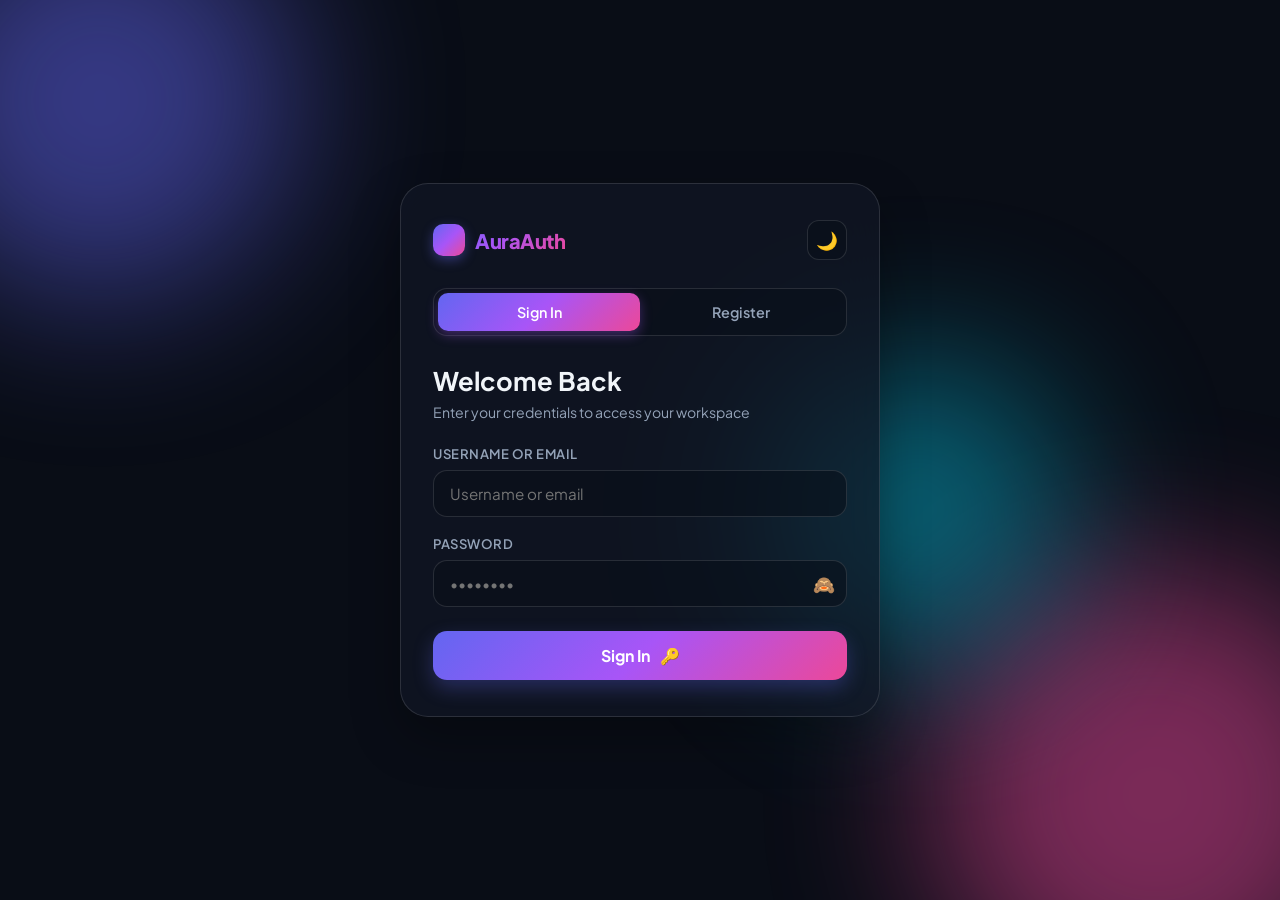
<file: Login-Authentication-System/index.html>
<!DOCTYPE html>
<html lang="en" data-theme="dark">
<head>
  <meta charset="UTF-8">
  <meta name="viewport" content="width=device-width, initial-scale=1.0">
  <title>AuraAuth - Intelligent Authentication & Dynamic Workspace</title>
  <link rel="preconnect" href="https://fonts.googleapis.com">
   <link rel="stylesheet" href="style.css">
  <link rel="preconnect" href="https://fonts.gstatic.com" crossorigin>
  <link href="https://fonts.googleapis.com/css2?family=Plus+Jakarta+Sans:wght@300;400;500;600;700;800&display=swap" rel="stylesheet">
</head>
<body>

  <div class="bg-blobs">
    <div class="blob blob-1"></div>
    <div class="blob blob-2"></div>
    <div class="blob blob-3"></div>
  </div>

  <div class="app-card" id="main-card">
    
    <div class="top-controls">
      <div class="brand-logo">
        <div class="logo-icon">⚡</div>
        <span>AuraAuth</span>
      </div>
      <button class="theme-toggle" id="theme-btn" onclick="toggleTheme()" title="Toggle Theme">🌙</button>
    </div>

    <div class="auth-tabs" id="auth-nav">
      <button class="tab-btn active" id="tab-login" onclick="switchTab('login')">Sign In</button>
      <button class="tab-btn" id="tab-register" onclick="switchTab('register')">Register</button>
    </div>

    <!-- VIEW 1: REGISTER -->
    <div class="view-section" id="view-register">
      <div class="form-header">
        <h1>Create Account</h1>
        <p>Join AuraAuth to unlock smart features</p>
      </div>

      <form id="reg-form">
        <div class="form-group">
          <label for="reg-username">Username</label>
          <div class="input-box">
            <input type="text" id="reg-username" placeholder="e.g. samir_dev" required>
          </div>
        </div>

        <div class="form-group">
          <label for="reg-email">Email Address</label>
          <div class="input-box">
            <input type="email" id="reg-email" placeholder="samir@example.com" required>
          </div>
        </div>

        <div class="form-group">
          <label for="reg-password">Password</label>
          <div class="input-box">
            <input type="password" id="reg-password" placeholder="••••••••" required>
            <span class="toggle-pass" onclick="togglePassword('reg-password', this)">🙈</span>
          </div>
          
          <div class="strength-wrapper">
            <div class="strength-track">
              <div class="strength-bar" id="strength-bar"></div>
            </div>
            <div class="rules-grid">
              <div class="rule-item" id="rule-len">✖ 8+ Characters</div>
              <div class="rule-item" id="rule-num">✖ 1+ Number</div>
              <div class="rule-item" id="rule-upper">✖ Upper Case</div>
              <div class="rule-item" id="rule-lower">✖ Lower Case</div>
            </div>
          </div>
        </div>

        <button type="submit" class="btn-submit" id="reg-btn">
          <span>Create Account</span> 🚀
        </button>
      </form>
    </div>

    <!-- VIEW 2: LOGIN -->
    <div class="view-section active" id="view-login">
      <div class="form-header">
        <h1>Welcome Back</h1>
        <p>Enter your credentials to access your workspace</p>
      </div>

      <form id="login-form">
        <div class="form-group">
          <label for="login-user">Username or Email</label>
          <div class="input-box">
            <input type="text" id="login-user" placeholder="Username or email" required>
          </div>
        </div>

        <div class="form-group">
          <label for="login-pass">Password</label>
          <div class="input-box">
            <input type="password" id="login-pass" placeholder="••••••••" required>
            <span class="toggle-pass" onclick="togglePassword('login-pass', this)">🙈</span>
          </div>
        </div>

        <button type="submit" class="btn-submit" id="login-btn">
          <span>Sign In</span> 🔑
        </button>
      </form>
    </div>

    <!-- VIEW 3: DASHBOARD -->
    <div class="view-section" id="view-dashboard">
      <div class="dash-header">
        <div class="user-profile">
          <div class="avatar-large" id="dash-avatar">U</div>
          <div>
            <h2 id="dash-name">User</h2>
            <p id="dash-email-text" style="color: var(--text-sub); font-size: 0.85rem;"></p>
          </div>
        </div>
        <button class="btn-action btn-danger" onclick="logout()">Sign Out 🚪</button>
      </div>

      <div class="quote-box">
        <p class="quote-text" id="ai-quote">"The only way to do great work is to love what you do."</p>
        <div class="quote-author" id="ai-author">— Steve Jobs</div>
        <button class="btn-action" style="margin-top: 12px; font-size: 0.75rem;" onclick="generateQuote()">✨ New Inspiration</button>
      </div>

      <div class="dash-grid">
        <div class="dash-card">
          <h4>Security Score</h4>
          <div class="val" style="color: var(--accent-emerald);">98% Safe</div>
        </div>
        <div class="dash-card">
          <h4>Total Logins</h4>
          <div class="val" id="dash-logins">1</div>
        </div>
        <div class="dash-card">
          <h4>Member Since</h4>
          <div class="val" id="dash-joined">Today</div>
        </div>
      </div>

      <div style="display: flex; gap: 12px; justify-content: flex-end;">
        <button class="btn-action" onclick="copyUserData()">📋 Copy Profile Info</button>
      </div>
    </div>

  </div>

  <div id="toast-container"></div>
   <script src="script.js"></script>  
</body>
</html>
</file>
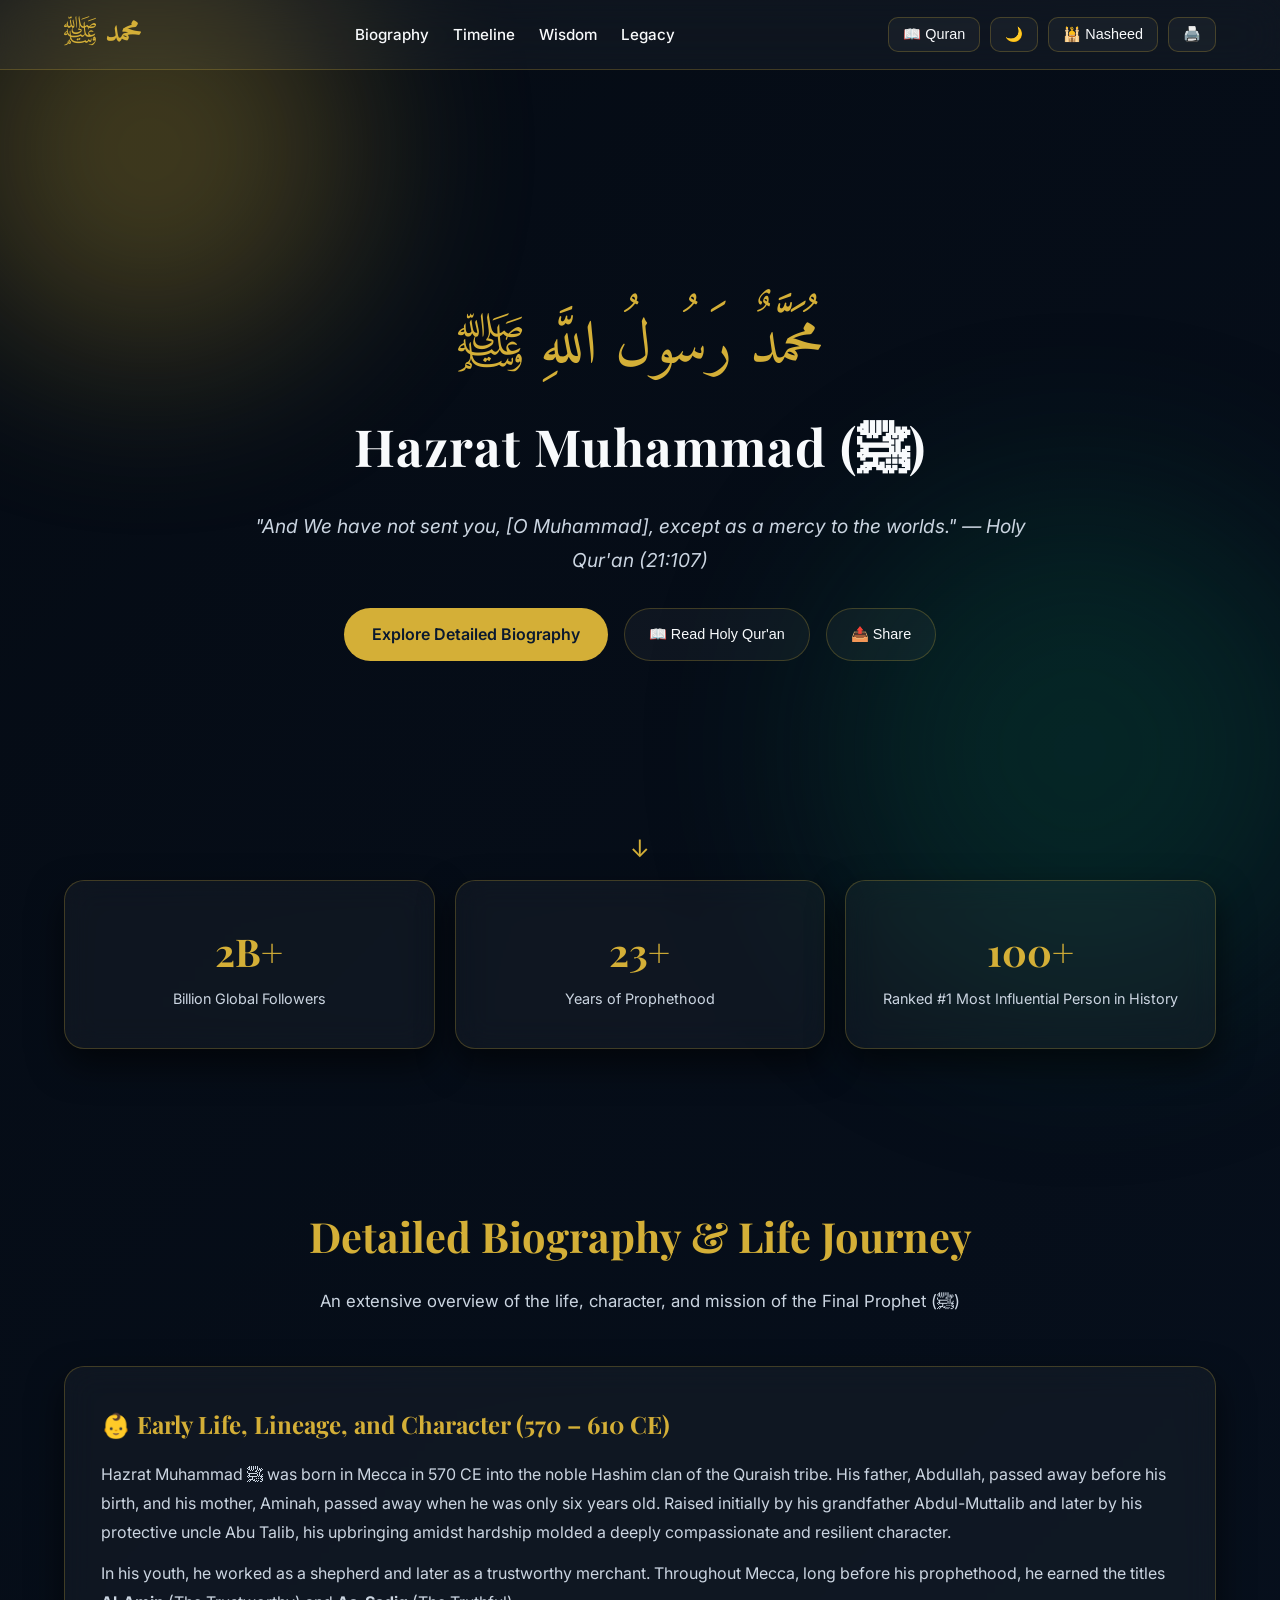
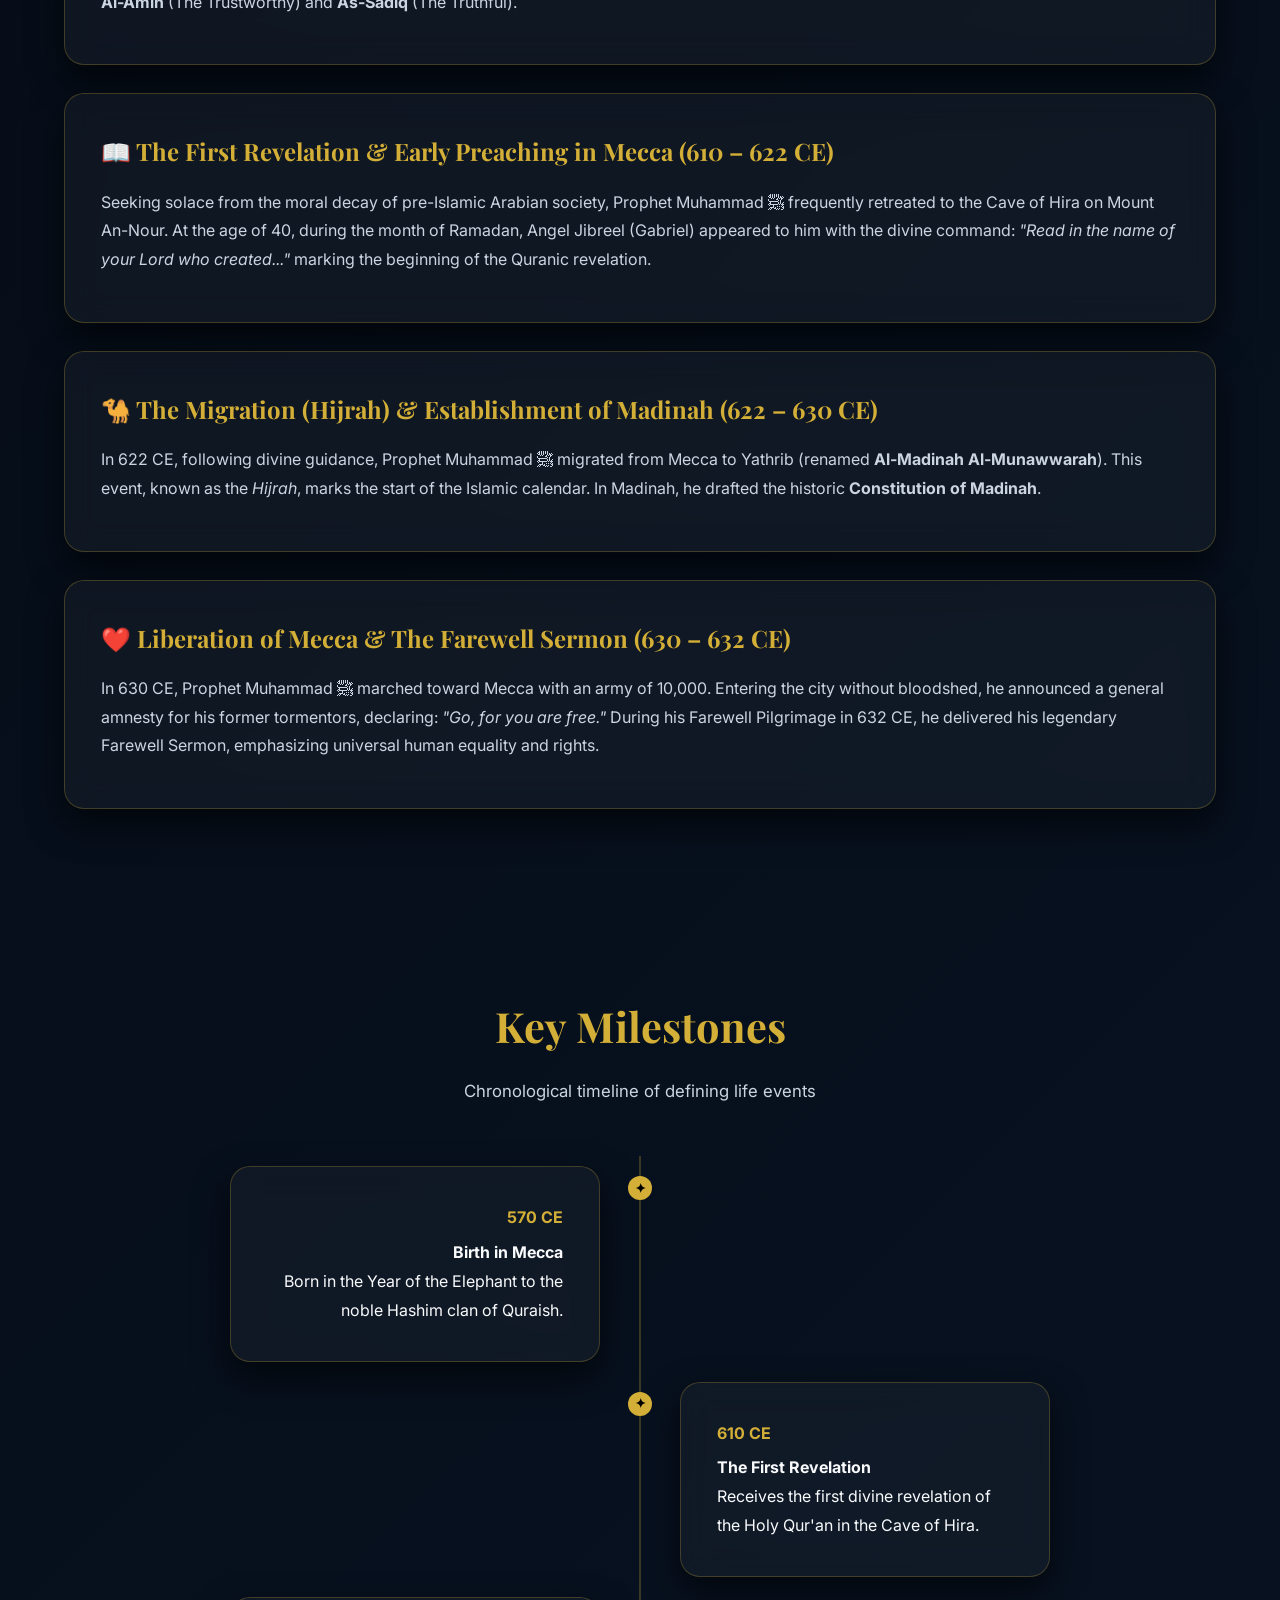
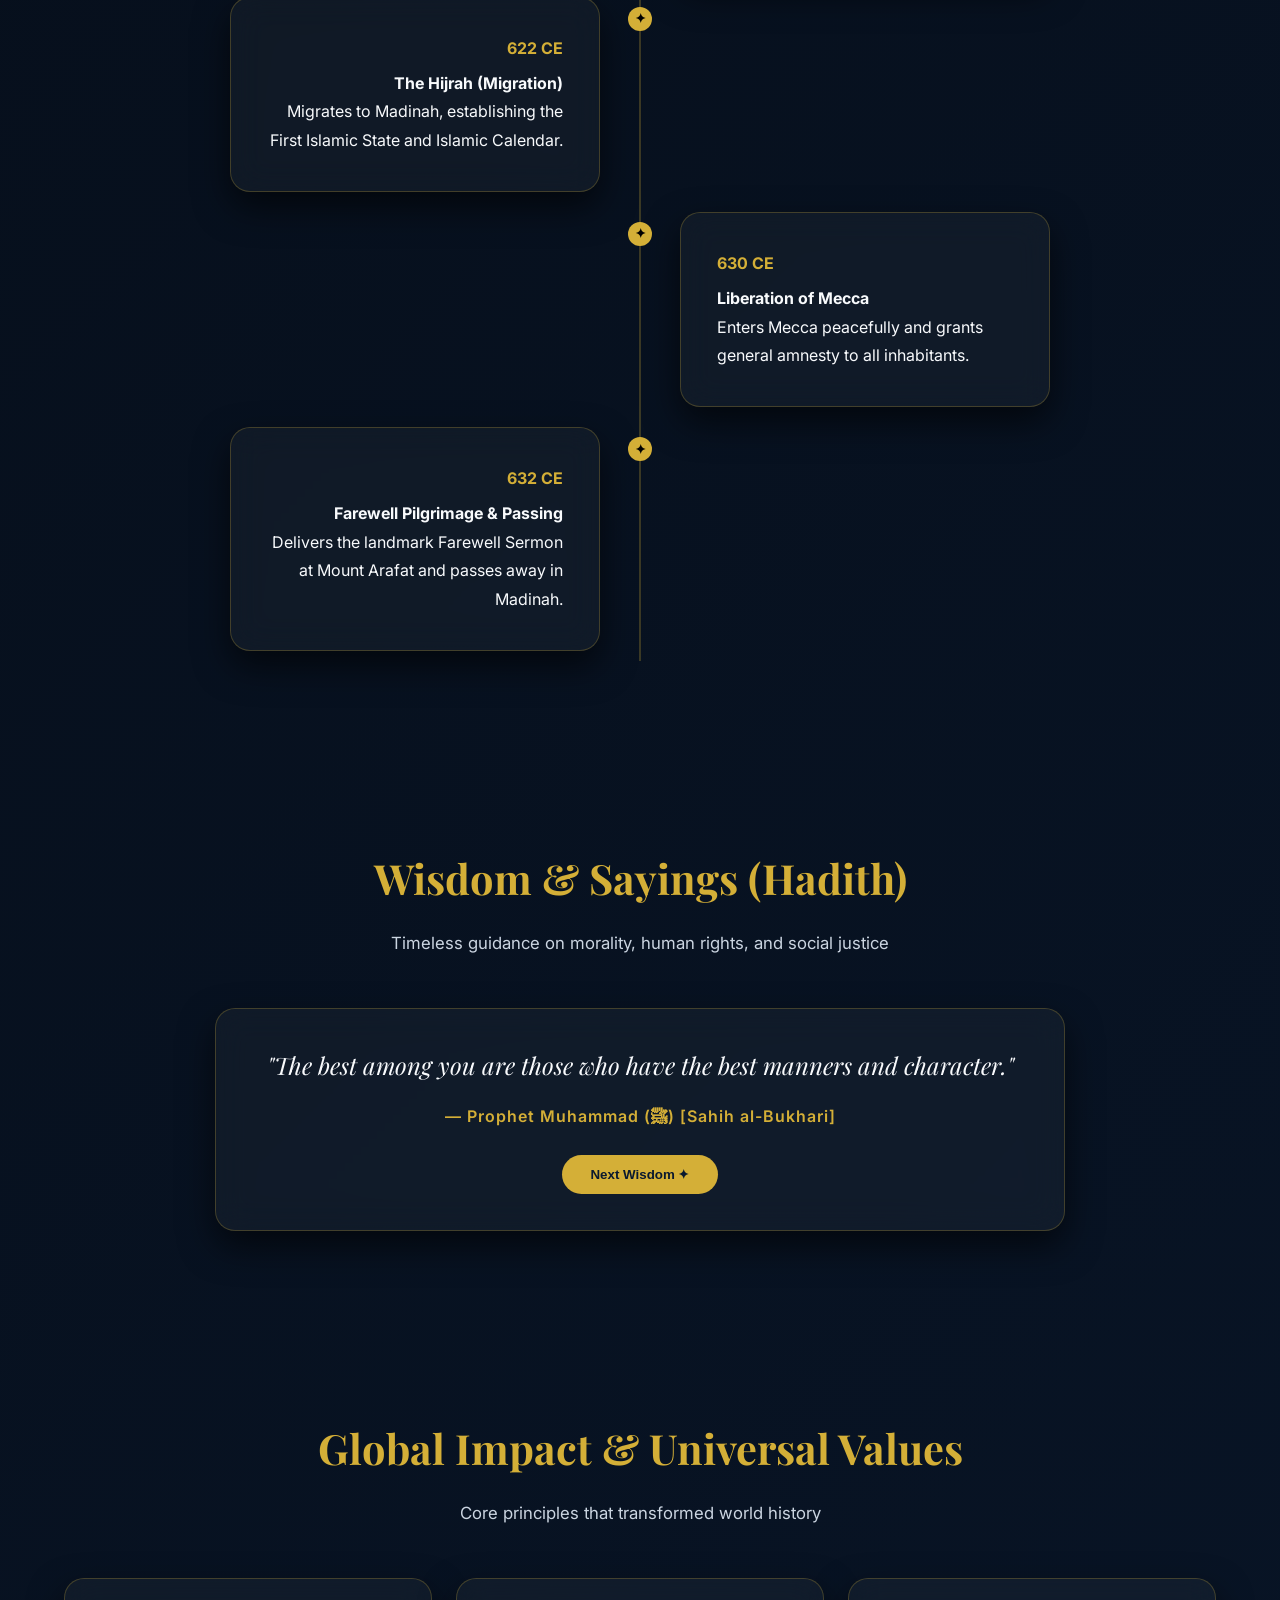
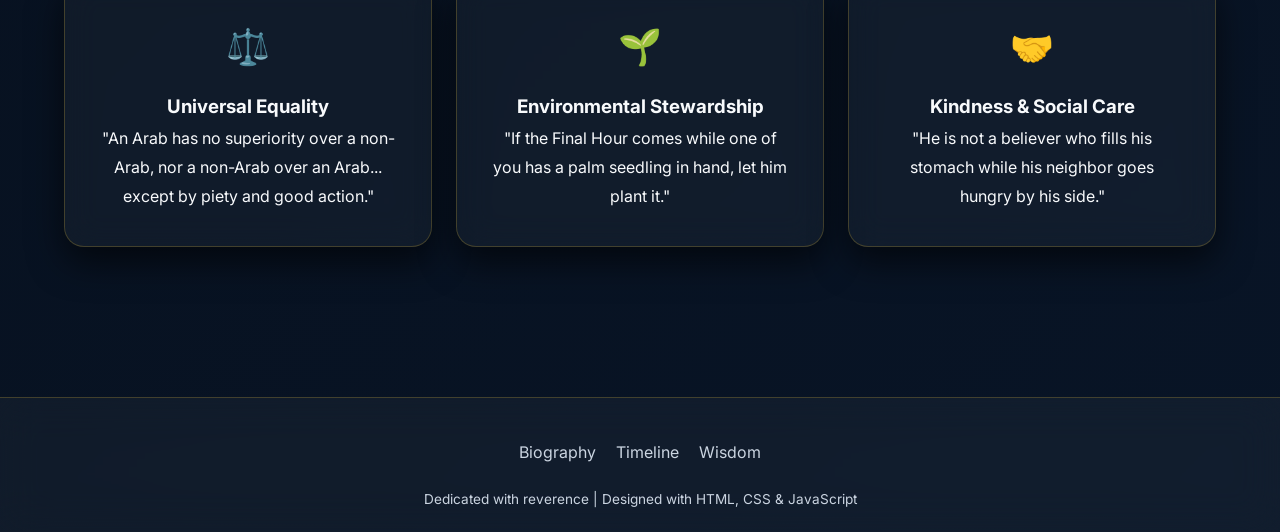
<file: tribute-page/index.html>
<!DOCTYPE html>
<html lang="en" data-theme="dark">
<head>
  <meta charset="UTF-8">
  <meta name="viewport" content="width=device-width, initial-scale=1.0">
  <title>Tribute to Prophet Muhammad (ﷺ) | Mercy to All Mankind</title>

  <!-- Google Fonts -->
  <link rel="stylesheet" href="style.css" />
  <link rel="preconnect" href="https://fonts.googleapis.com">
  <link rel="preconnect" href="https://fonts.gstatic.com" crossorigin>
  <link href="https://fonts.googleapis.com/css2?family=Amiri:ital,wght@0,400;0,700;1,400&family=Hind+Siliguri:wght@400;500;600;700&family=Inter:wght@300;400;500;600;700&family=Playfair+Display:ital,wght@0,600;0,700;1,400&display=swap" rel="stylesheet">

</head>
<body data-theme="dark">

  <div id="toast">Message</div>

  <!-- BACKGROUND DECORATION -->
  <div class="bg-shape shape-1"></div>
  <div class="bg-shape shape-2"></div>

  <!-- NAVIGATION -->
  <nav class="navbar">
    <div class="container nav-container">
      <a href="#" class="nav-logo">محمد ﷺ</a>
      <ul class="nav-links">
        <li><a href="#about">Biography</a></li>
        <li><a href="#timeline">Timeline</a></li>
        <li><a href="#quotes">Wisdom</a></li>
        <li><a href="#legacy">Legacy</a></li>
      </ul>
      <div class="nav-controls">
        <button class="btn-icon" onclick="openQuranModal()">📖 Quran</button>
        <button class="btn-icon" id="themeToggle" title="Toggle Light/Dark Theme">🌙</button>
        <button class="btn-icon" id="audioToggle" title="Toggle Background Vocal Nasheed">🕌 Nasheed</button>
        <button class="btn-icon" onclick="window.print()" title="Print Tribute Page">🖨️</button>
      </div>
    </div>
  </nav>

  <!-- HERO SECTION -->
  <header class="hero">
    <div class="container hero-content">
      <div class="arabic-title">مُحَمَّدٌ رَسُولُ اللَّهِ ﷺ</div>
      <h1 class="hero-name">Hazrat Muhammad (ﷺ)</h1>
      <p class="hero-tagline">"And We have not sent you, [O Muhammad], except as a mercy to the worlds." — Holy Qur'an (21:107)</p>
      <div class="hero-buttons">
        <a href="#about" class="btn-primary">Explore Detailed Biography</a>
        <button class="btn-icon" onclick="openQuranModal()" style="padding: 12px 24px; border-radius: 30px; background: var(--glass-bg);">📖 Read Holy Qur'an</button>
        <button class="btn-icon" onclick="shareTribute()" style="padding: 12px 24px; border-radius: 30px;">📤 Share</button>
      </div>
    </div>
    <a href="#stats" class="scroll-down">↓</a>
  </header>

  <!-- IMPACT COUNTER STATS -->
  <section id="stats" style="padding: 20px 0;">
    <div class="container">
      <div class="stats-grid">
        <div class="glass-card stat-card">
          <div class="stat-number" data-target="2">0</div>
          <div class="stat-label">Billion Global Followers</div>
        </div>
        <div class="glass-card stat-card">
          <div class="stat-number" data-target="23">0</div>
          <div class="stat-label">Years of Prophethood</div>
        </div>
        <div class="glass-card stat-card">
          <div class="stat-number" data-target="100">0</div>
          <div class="stat-label">Ranked #1 Most Influential Person in History</div>
        </div>
      </div>
    </div>
  </section>

  <!-- BIOGRAPHY SECTION -->
  <section id="about">
    <div class="container">
      <div class="section-header">
        <h2 class="section-title">Detailed Biography &amp; Life Journey</h2>
        <p class="section-subtitle">An extensive overview of the life, character, and mission of the Final Prophet (ﷺ)</p>
      </div>

      <div class="bio-grid">
        <div class="glass-card bio-card">
          <h3>👶 Early Life, Lineage, and Character (570 – 610 CE)</h3>
          <p>Hazrat Muhammad ﷺ was born in Mecca in 570 CE into the noble Hashim clan of the Quraish tribe. His father, Abdullah, passed away before his birth, and his mother, Aminah, passed away when he was only six years old. Raised initially by his grandfather Abdul-Muttalib and later by his protective uncle Abu Talib, his upbringing amidst hardship molded a deeply compassionate and resilient character.</p>
          <p>In his youth, he worked as a shepherd and later as a trustworthy merchant. Throughout Mecca, long before his prophethood, he earned the titles <strong>Al-Amin</strong> (The Trustworthy) and <strong>As-Sadiq</strong> (The Truthful).</p>
        </div>

        <div class="glass-card bio-card">
          <h3>📖 The First Revelation &amp; Early Preaching in Mecca (610 – 622 CE)</h3>
          <p>Seeking solace from the moral decay of pre-Islamic Arabian society, Prophet Muhammad ﷺ frequently retreated to the Cave of Hira on Mount An-Nour. At the age of 40, during the month of Ramadan, Angel Jibreel (Gabriel) appeared to him with the divine command: <em>"Read in the name of your Lord who created..."</em> marking the beginning of the Quranic revelation.</p>
        </div>

        <div class="glass-card bio-card">
          <h3>🐪 The Migration (Hijrah) &amp; Establishment of Madinah (622 – 630 CE)</h3>
          <p>In 622 CE, following divine guidance, Prophet Muhammad ﷺ migrated from Mecca to Yathrib (renamed <strong>Al-Madinah Al-Munawwarah</strong>). This event, known as the <em>Hijrah</em>, marks the start of the Islamic calendar. In Madinah, he drafted the historic <strong>Constitution of Madinah</strong>.</p>
        </div>

        <div class="glass-card bio-card">
          <h3>❤️ Liberation of Mecca &amp; The Farewell Sermon (630 – 632 CE)</h3>
          <p>In 630 CE, Prophet Muhammad ﷺ marched toward Mecca with an army of 10,000. Entering the city without bloodshed, he announced a general amnesty for his former tormentors, declaring: <em>"Go, for you are free."</em> During his Farewell Pilgrimage in 632 CE, he delivered his legendary Farewell Sermon, emphasizing universal human equality and rights.</p>
        </div>
      </div>
    </div>
  </section>

  <!-- INTERACTIVE TIMELINE -->
  <section id="timeline">
    <div class="container">
      <div class="section-header">
        <h2 class="section-title">Key Milestones</h2>
        <p class="section-subtitle">Chronological timeline of defining life events</p>
      </div>

      <div class="timeline">
        <div class="timeline-item left">
          <div class="glass-card">
            <div class="timeline-date">570 CE</div>
            <h4>Birth in Mecca</h4>
            <p>Born in the Year of the Elephant to the noble Hashim clan of Quraish.</p>
          </div>
        </div>

        <div class="timeline-item right">
          <div class="glass-card">
            <div class="timeline-date">610 CE</div>
            <h4>The First Revelation</h4>
            <p>Receives the first divine revelation of the Holy Qur'an in the Cave of Hira.</p>
          </div>
        </div>

        <div class="timeline-item left">
          <div class="glass-card">
            <div class="timeline-date">622 CE</div>
            <h4>The Hijrah (Migration)</h4>
            <p>Migrates to Madinah, establishing the First Islamic State and Islamic Calendar.</p>
          </div>
        </div>

        <div class="timeline-item right">
          <div class="glass-card">
            <div class="timeline-date">630 CE</div>
            <h4>Liberation of Mecca</h4>
            <p>Enters Mecca peacefully and grants general amnesty to all inhabitants.</p>
          </div>
        </div>

        <div class="timeline-item left">
          <div class="glass-card">
            <div class="timeline-date">632 CE</div>
            <h4>Farewell Pilgrimage &amp; Passing</h4>
            <p>Delivers the landmark Farewell Sermon at Mount Arafat and passes away in Madinah.</p>
          </div>
        </div>
      </div>
    </div>
  </section>

  <!-- INSPIRATIONAL QUOTES (HADITH) -->
  <section id="quotes">
    <div class="container">
      <div class="section-header">
        <h2 class="section-title">Wisdom &amp; Sayings (Hadith)</h2>
        <p class="section-subtitle">Timeless guidance on morality, human rights, and social justice</p>
      </div>

      <div class="glass-card quote-container">
        <div class="quote-text" id="quoteDisplay">
          "The best among you are those who have the best manners and character."
        </div>
        <div class="quote-author" id="quoteAuthor">— Prophet Muhammad (ﷺ) [Sahih al-Bukhari]</div>
        <button class="btn-primary" onclick="nextQuote()" style="margin-top: 24px;">Next Wisdom ✦</button>
      </div>
    </div>
  </section>

  <!-- LEGACY & IMPACT -->
  <section id="legacy">
    <div class="container">
      <div class="section-header">
        <h2 class="section-title">Global Impact &amp; Universal Values</h2>
        <p class="section-subtitle">Core principles that transformed world history</p>
      </div>

      <div class="facts-grid">
        <div class="glass-card fact-card">
          <div class="fact-icon">⚖️</div>
          <h3>Universal Equality</h3>
          <p>"An Arab has no superiority over a non-Arab, nor a non-Arab over an Arab... except by piety and good action."</p>
        </div>

        <div class="glass-card fact-card">
          <div class="fact-icon">🌱</div>
          <h3>Environmental Stewardship</h3>
          <p>"If the Final Hour comes while one of you has a palm seedling in hand, let him plant it."</p>
        </div>

        <div class="glass-card fact-card">
          <div class="fact-icon">🤝</div>
          <h3>Kindness &amp; Social Care</h3>
          <p>"He is not a believer who fills his stomach while his neighbor goes hungry by his side."</p>
        </div>
      </div>
    </div>
  </section>  

  <!-- FOOTER -->
  <footer>
    <div class="container">
      <ul class="footer-links">
        <li><a href="#about">Biography</a></li>
        <li><a href="#timeline">Timeline</a></li>
        <li><a href="#quotes">Wisdom</a></li>
      </ul>
      <div class="footer-credit">
        Dedicated with reverence | Designed with HTML, CSS &amp; JavaScript
      </div>
    </div>
  </footer>

  <!-- VOCAL NASHEED -->
  <audio id="bgAudio" loop preload="none">
    <source src="https://cdn.pixabay.com/download/audio/2022/03/15/audio_c8c88686a7.mp3" type="audio/mpeg">
  </audio>

  <!-- ========================================================= -->
  <!-- QURAN READER MODAL OVERLAY -->
  <!-- ========================================================= -->
  <div class="modal-overlay" id="quranModal">
    <div class="quran-modal-content">
      
      <!-- MODAL HEADER -->
      <div class="quran-modal-header">
        <div class="quran-modal-title">القرآن الكريم — Quran Reader</div>
        <div style="display: flex; gap: 8px; align-items: center;">
          <button class="btn-icon" onclick="adjustFontSize(0.1)" title="Increase Font Size">A+</button>
          <button class="btn-icon" onclick="adjustFontSize(-0.1)" title="Decrease Font Size">A-</button>
          <button class="btn-icon" onclick="closeQuranModal()" style="background:#ef4444; color:#fff; border:none;">✕ Close</button>
        </div>
      </div>

      <div id="progress-bar"></div>

      <!-- MODAL BODY -->
      <div class="quran-modal-body" id="quranModalBody">
        
        <!-- CONTROL PANEL -->
        <div class="control-panel">
          <div class="control-group">
            <label>Select Surah:</label>
            <select id="surahSelect" class="select-input" onchange="loadSurah(this.value)">
              <!-- Dynamic options -->
            </select>
          </div>
          <div class="control-group">
            <label>Search Surah:</label>
            <input type="text" id="surahSearch" class="search-input" placeholder="Surah name or number..." onkeyup="filterSurah()">
          </div>
          <div class="control-group" style="display:flex; align-items:center; gap:8px; padding-top:20px;">
            <input type="checkbox" id="autoPlayToggle" style="accent-color:var(--primary-accent); width:18px; height:18px; cursor:pointer;">
            <label for="autoPlayToggle" style="margin:0; cursor:pointer;">Auto-play Next Verse</label>
          </div>
        </div>

        <!-- MAIN QURAN VIEW -->
        <main id="quranView">
          <div class="loading-box">Loading Quran Data... 📖</div>
        </main>

      </div>
    </div>
  </div>
  <script src="script.js"></script> 
</body>
</html>
</file>
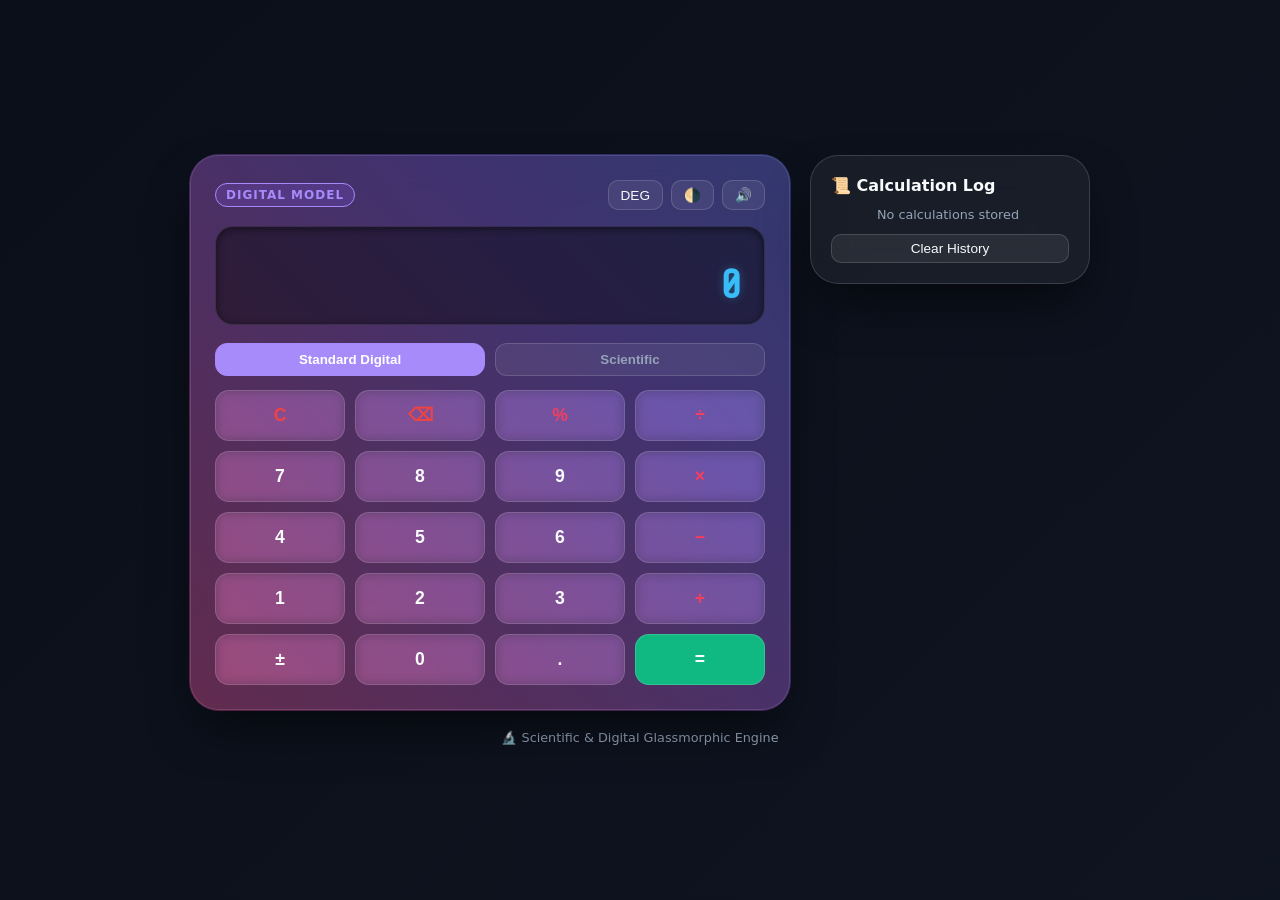
<file: vanilla-js-calculator/index.html>
<!DOCTYPE html>
<html lang="en">
<head>
  <meta charset="UTF-8">
  <meta name="viewport" content="width=device-width, initial-scale=1.0">
  <title>Scientific & Digital Glassmorphic Calculator</title>
   <link rel="stylesheet" href="style.css" />
  
</head>
<body data-theme="dark">

  <div class="app-layout">
    <!-- CALCULATOR -->
    <div class="calc-card">
      <div class="top-bar">
        <span class="mode-badge" id="modeBadge">Digital Model</span>
        <div class="controls">
          <button class="icon-btn" onclick="toggleDegRad()" id="degRadBtn">DEG</button>
          <button class="icon-btn" onclick="toggleTheme()">🌗</button>
          <button class="icon-btn" onclick="toggleSound()" id="soundBtn">🔊</button>
        </div>
      </div>

      <!-- DIGITAL DISPLAY -->
      <div class="digital-display">
        <div class="expr-line" id="exprDisplay"></div>
        <div class="main-line" id="resDisplay">0</div>
      </div>

      <!-- MODE TAB SWITCHER -->
      <div class="mode-tabs">
        <button class="tab-btn active" onclick="setMode('basic')" id="tabBasic">Standard Digital</button>
        <button class="tab-btn" onclick="setMode('scientific')" id="tabSci">Scientific</button>
      </div>

      <!-- KEYPAD -->
      <div class="keypad" id="keypad">
        <!-- Keypad content rendered dynamically via JS -->
      </div>
    </div>

    <!-- HISTORY SIDE PANEL -->
    <div class="history-card">
      <h3 style="font-size: 1rem; color: var(--text-main);">📜 Calculation Log</h3>
      <div class="history-list" id="historyList"></div>
      <button class="icon-btn" onclick="clearHistory()" style="width: 100%;">Clear History</button>
    </div>
  </div>

  <footer>🔬 Scientific &amp; Digital Glassmorphic Engine</footer>

 <script src="script.js"></script> 
</body>
</html>
</file>
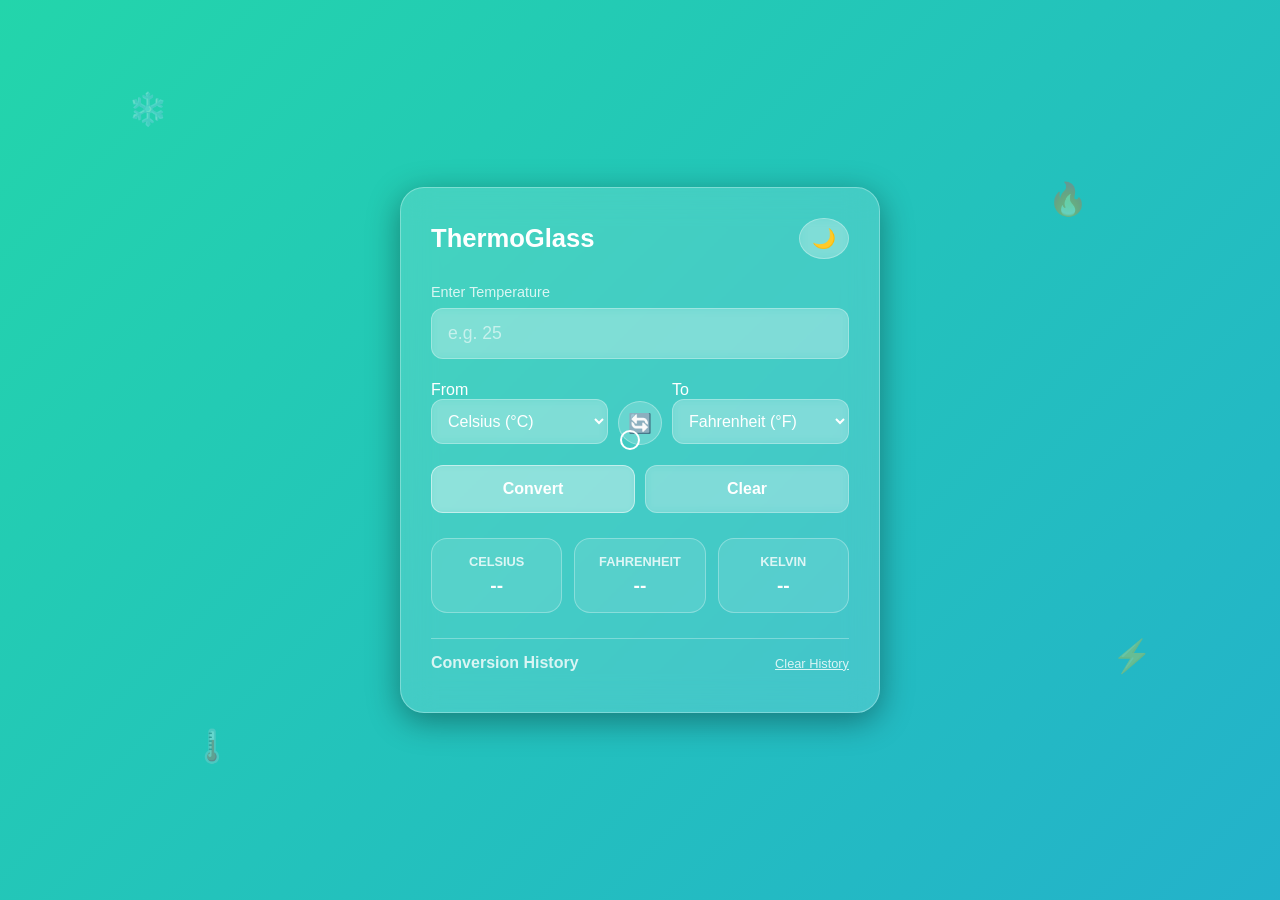
<file: WebDev-L1-TemperatureConverter/index.html>
<!DOCTYPE html>
<html lang="en">
<head>
  <meta charset="UTF-8">
  <meta name="viewport" content="width=device-width, initial-scale=1.0">
  <title>Glassmorphism Temperature Converter</title>
  <link rel="stylesheet" href="style.css" />
</head>
<body>
  <!-- CUSTOM CURSOR -->
  <div class="custom-cursor" id="cursor"></div>

  <!-- FLOATING ICONS -->
  <div class="floating-icon" style="top: 10%; left: 10%;">❄️</div>
  <div class="floating-icon" style="top: 20%; right: 15%;">🔥</div>
  <div class="floating-icon" style="bottom: 15%; left: 15%;">🌡️</div>
  <div class="floating-icon" style="bottom: 25%; right: 10%;">⚡</div>

  <!-- MAIN GLASS CARD -->
  <div class="container" id="glassCard">
    <div class="header">
      <h1>ThermoGlass</h1>
      <button class="theme-toggle" id="themeToggle" title="Toggle Theme">🌙</button>
    </div>

    <!-- INPUT SECTION -->
    <div class="input-group">
      <label for="tempInput">Enter Temperature</label>
      <div class="input-wrapper">
        <input type="number" id="tempInput" placeholder="e.g. 25" step="any">
      </div>
    </div>

    <div class="units-row">
      <div class="select-wrapper">
        <label for="fromUnit">From</label>
        <select id="fromUnit">
          <option value="C">Celsius (°C)</option>
          <option value="F">Fahrenheit (°F)</option>
          <option value="K">Kelvin (K)</option>
        </select>
      </div>

      <button class="swap-btn" id="swapBtn" title="Swap Units">🔄</button>

      <div class="select-wrapper">
        <label for="toUnit">To</label>
        <select id="toUnit">
          <option value="F">Fahrenheit (°F)</option>
          <option value="C">Celsius (°C)</option>
          <option value="K">Kelvin (K)</option>
        </select>
      </div>
    </div>

    <!-- BUTTONS -->
    <div class="btn-group">
      <button class="btn btn-primary" id="convertBtn">
        <span id="btnText">Convert</span>
        <div class="loader" id="btnLoader"></div>
      </button>
      <button class="btn" id="clearBtn">Clear</button>
    </div>

    <!-- RESULT CARDS -->
    <div class="results-container">
      <div class="result-card">
        <h3>Celsius</h3>
        <p id="resC">--</p>
        <button class="copy-btn" onclick="copyToClipboard('resC')">📋</button>
      </div>
      <div class="result-card">
        <h3>Fahrenheit</h3>
        <p id="resF">--</p>
        <button class="copy-btn" onclick="copyToClipboard('resF')">📋</button>
      </div>
      <div class="result-card">
        <h3>Kelvin</h3>
        <p id="resK">--</p>
        <button class="copy-btn" onclick="copyToClipboard('resK')">📋</button>
      </div>
    </div>

    <!-- HISTORY SECTION -->
    <div class="history-section">
      <div class="history-header">
        <h2>Conversion History</h2>
        <button class="clear-history" id="clearHistoryBtn">Clear History</button>
      </div>
      <ul class="history-list" id="historyList"></ul>
    </div>
  </div>

  <!-- TOAST CONTAINER -->
  <div class="toast-container" id="toastContainer"></div>
<script src="script.js"></script>
</body>
</html>
</file>
<file: Login-Authentication-System/style.css>
:root {
      --bg-dark: #090d16;
      --card-bg-dark: rgba(18, 24, 38, 0.7);
      --glass-border-dark: rgba(255, 255, 255, 0.12);
      --text-main-dark: #f1f5f9;
      --text-sub-dark: #94a3b8;
      --input-bg-dark: rgba(10, 15, 26, 0.6);

      --bg-light: #f1f5f9;
      --card-bg-light: rgba(255, 255, 255, 0.75);
      --glass-border-light: rgba(255, 255, 255, 0.8);
      --text-main-light: #0f172a;
      --text-sub-light: #475569;
      --input-bg-light: rgba(241, 245, 249, 0.8);

      --primary-gradient: linear-gradient(135deg, #6366f1, #a855f7, #ec4899);
      --accent-cyan: #06b6d4;
      --accent-emerald: #10b981;
      --accent-rose: #f43f5e;
      --accent-amber: #f59e0b;

      --font: 'Plus Jakarta Sans', -apple-system, BlinkMacSystemFont, sans-serif;
    }

    [data-theme="dark"] {
      --bg: var(--bg-dark);
      --card-bg: var(--card-bg-dark);
      --glass-border: var(--glass-border-dark);
      --text-main: var(--text-main-dark);
      --text-sub: var(--text-sub-dark);
      --input-bg: var(--input-bg-dark);
    }

    [data-theme="light"] {
      --bg: var(--bg-light);
      --card-bg: var(--card-bg-light);
      --glass-border: var(--glass-border-light);
      --text-main: var(--text-main-light);
      --text-sub: var(--text-sub-light);
      --input-bg: var(--input-bg-light);
    }

    * {
      box-sizing: border-box;
      margin: 0;
      padding: 0;
      font-family: var(--font);
      transition: background-color 0.3s ease, border-color 0.3s ease, color 0.3s ease;
    }

    body {
      min-height: 100vh;
      background-color: var(--bg);
      color: var(--text-main);
      display: flex;
      justify-content: center;
      align-items: center;
      position: relative;
      overflow-x: hidden;
      padding: 24px;
    }

    .bg-blobs {
      position: fixed;
      top: 0;
      left: 0;
      width: 100%;
      height: 100%;
      z-index: 0;
      pointer-events: none;
      overflow: hidden;
    }

    .blob {
      position: absolute;
      border-radius: 50%;
      filter: blur(80px);
      opacity: 0.5;
      animation: float 14s infinite alternate ease-in-out;
    }

    .blob-1 {
      width: 400px;
      height: 400px;
      background: #6366f1;
      top: -100px;
      left: -100px;
    }

    .blob-2 {
      width: 450px;
      height: 450px;
      background: #ec4899;
      bottom: -120px;
      right: -100px;
      animation-delay: -6s;
    }

    .blob-3 {
      width: 300px;
      height: 300px;
      background: #06b6d4;
      top: 40%;
      left: 60%;
      animation-delay: -10s;
    }

    @keyframes float {
      0% { transform: translate(0, 0) scale(1) rotate(0deg); }
      50% { transform: translate(40px, -60px) scale(1.15) rotate(180deg); }
      100% { transform: translate(-30px, 40px) scale(0.95) rotate(360deg); }
    }

    .app-card {
      position: relative;
      z-index: 10;
      width: 100%;
      max-width: 480px;
      background: var(--card-bg);
      backdrop-filter: blur(24px);
      -webkit-backdrop-filter: blur(24px);
      border: 1px solid var(--glass-border);
      border-radius: 28px;
      box-shadow: 0 20px 50px rgba(0, 0, 0, 0.3);
      padding: 36px 32px;
      transition: all 0.4s cubic-bezier(0.16, 1, 0.3, 1);
    }

    .app-card.wide {
      max-width: 900px;
    }

    .top-controls {
      display: flex;
      justify-content: space-between;
      align-items: center;
      margin-bottom: 28px;
    }

    .brand-logo {
      display: flex;
      align-items: center;
      gap: 10px;
      font-weight: 800;
      font-size: 1.25rem;
      background: var(--primary-gradient);
      -webkit-background-clip: text;
      -webkit-text-fill-color: transparent;
      letter-spacing: -0.5px;
    }

    .logo-icon {
      width: 32px;
      height: 32px;
      border-radius: 10px;
      background: var(--primary-gradient);
      display: flex;
      align-items: center;
      justify-content: center;
      color: white;
      font-size: 1rem;
      font-weight: bold;
      box-shadow: 0 4px 12px rgba(99, 102, 241, 0.4);
    }

    .theme-toggle {
      background: var(--input-bg);
      border: 1px solid var(--glass-border);
      color: var(--text-main);
      width: 40px;
      height: 40px;
      border-radius: 12px;
      cursor: pointer;
      display: flex;
      align-items: center;
      justify-content: center;
      font-size: 1.1rem;
      transition: all 0.2s;
    }

    .theme-toggle:hover {
      transform: scale(1.05);
      border-color: #a855f7;
    }

    .auth-tabs {
      display: flex;
      background: var(--input-bg);
      border: 1px solid var(--glass-border);
      padding: 4px;
      border-radius: 14px;
      margin-bottom: 28px;
      position: relative;
    }

    .tab-btn {
      flex: 1;
      padding: 10px 16px;
      border: none;
      background: transparent;
      color: var(--text-sub);
      font-weight: 600;
      font-size: 0.9rem;
      cursor: pointer;
      border-radius: 10px;
      transition: all 0.25s ease;
      z-index: 2;
    }

    .tab-btn.active {
      color: #fff;
      background: var(--primary-gradient);
      box-shadow: 0 4px 12px rgba(168, 85, 247, 0.35);
    }

    .view-section {
      display: none;
      animation: slideFadeIn 0.4s cubic-bezier(0.16, 1, 0.3, 1) forwards;
    }

    .view-section.active {
      display: block;
    }

    @keyframes slideFadeIn {
      from { opacity: 0; transform: translateY(12px) scale(0.98); }
      to { opacity: 1; transform: translateY(0) scale(1); }
    }

    .form-header {
      margin-bottom: 24px;
    }

    .form-header h1 {
      font-size: 1.6rem;
      font-weight: 700;
      margin-bottom: 6px;
    }

    .form-header p {
      color: var(--text-sub);
      font-size: 0.88rem;
    }

    .form-group {
      margin-bottom: 18px;
    }

    .form-group label {
      display: block;
      font-size: 0.82rem;
      font-weight: 600;
      color: var(--text-sub);
      margin-bottom: 8px;
      text-transform: uppercase;
      letter-spacing: 0.5px;
    }

    .input-box {
      position: relative;
      display: flex;
      align-items: center;
    }

    .input-box input {
      width: 100%;
      padding: 13px 16px;
      padding-right: 42px;
      background: var(--input-bg);
      border: 1px solid var(--glass-border);
      border-radius: 14px;
      color: var(--text-main);
      font-size: 0.95rem;
      outline: none;
      transition: all 0.2s;
    }

    .input-box input:focus {
      border-color: #8b5cf6;
      box-shadow: 0 0 0 4px rgba(139, 92, 246, 0.15);
    }

    .toggle-pass {
      position: absolute;
      right: 12px;
      cursor: pointer;
      color: var(--text-sub);
      font-size: 1.1rem;
      user-select: none;
    }

    .strength-wrapper {
      margin-top: 10px;
    }

    .strength-track {
      height: 5px;
      width: 100%;
      background: rgba(255, 255, 255, 0.1);
      border-radius: 4px;
      overflow: hidden;
    }

    .strength-bar {
      height: 100%;
      width: 0%;
      transition: width 0.3s ease, background-color 0.3s ease;
    }

    .rules-grid {
      display: grid;
      grid-template-columns: 1fr 1fr;
      gap: 6px;
      margin-top: 10px;
      font-size: 0.75rem;
    }

    .rule-item {
      color: var(--text-sub);
      display: flex;
      align-items: center;
      gap: 6px;
    }

    .rule-item.valid {
      color: var(--accent-emerald);
      font-weight: 600;
    }

    .btn-submit {
      width: 100%;
      padding: 14px;
      border: none;
      border-radius: 14px;
      background: var(--primary-gradient);
      color: white;
      font-size: 1rem;
      font-weight: 700;
      cursor: pointer;
      box-shadow: 0 8px 20px rgba(99, 102, 241, 0.3);
      transition: all 0.2s ease;
      display: flex;
      align-items: center;
      justify-content: center;
      gap: 10px;
      margin-top: 24px;
    }

    .btn-submit:hover {
      transform: translateY(-2px);
      box-shadow: 0 12px 25px rgba(99, 102, 241, 0.4);
    }

    .btn-submit:active {
      transform: translateY(0);
    }

    .dash-header {
      display: flex;
      justify-content: space-between;
      align-items: center;
      padding-bottom: 20px;
      border-bottom: 1px solid var(--glass-border);
      margin-bottom: 24px;
    }

    .user-profile {
      display: flex;
      align-items: center;
      gap: 16px;
    }

    .avatar-large {
      width: 60px;
      height: 60px;
      border-radius: 20px;
      background: var(--primary-gradient);
      display: flex;
      align-items: center;
      justify-content: center;
      font-size: 1.6rem;
      font-weight: 800;
      color: white;
      box-shadow: 0 8px 16px rgba(168, 85, 247, 0.3);
    }

    .dash-grid {
      display: grid;
      grid-template-columns: repeat(auto-fit, minmax(240px, 1fr));
      gap: 18px;
      margin-bottom: 24px;
    }

    .dash-card {
      background: var(--input-bg);
      border: 1px solid var(--glass-border);
      padding: 20px;
      border-radius: 18px;
    }

    .dash-card h4 {
      font-size: 0.85rem;
      color: var(--text-sub);
      margin-bottom: 8px;
    }

    .dash-card .val {
      font-size: 1.25rem;
      font-weight: 700;
    }

    .quote-box {
      background: linear-gradient(135deg, rgba(99, 102, 241, 0.15), rgba(236, 72, 153, 0.15));
      border: 1px solid rgba(168, 85, 247, 0.3);
      padding: 20px;
      border-radius: 18px;
      margin-bottom: 24px;
      position: relative;
    }

    .quote-text {
      font-style: italic;
      font-size: 0.95rem;
      color: var(--text-main);
      margin-bottom: 10px;
      line-height: 1.5;
    }

    .quote-author {
      font-size: 0.8rem;
      font-weight: 700;
      color: var(--accent-cyan);
      text-align: right;
    }

    .btn-action {
      padding: 10px 18px;
      border-radius: 10px;
      border: 1px solid var(--glass-border);
      background: var(--input-bg);
      color: var(--text-main);
      font-weight: 600;
      cursor: pointer;
      font-size: 0.85rem;
      transition: all 0.2s;
    }

    .btn-action:hover {
      background: var(--primary-gradient);
      color: white;
      border-color: transparent;
    }

    .btn-danger {
      background: rgba(244, 63, 94, 0.15);
      border-color: rgba(244, 63, 94, 0.3);
      color: var(--accent-rose);
    }

    .btn-danger:hover {
      background: var(--accent-rose);
      color: white;
    }

    #toast-container {
      position: fixed;
      bottom: 24px;
      right: 24px;
      z-index: 100;
      display: flex;
      flex-direction: column;
      gap: 12px;
    }

    .toast {
      padding: 14px 22px;
      border-radius: 14px;
      color: white;
      font-weight: 600;
      font-size: 0.9rem;
      display: flex;
      align-items: center;
      gap: 12px;
      box-shadow: 0 10px 30px rgba(0, 0, 0, 0.3);
      backdrop-filter: blur(12px);
      animation: toastIn 0.35s cubic-bezier(0.16, 1, 0.3, 1) forwards;
    }

    .toast.success { background: rgba(16, 185, 129, 0.92); }
    .toast.error { background: rgba(244, 63, 94, 0.92); }
    .toast.info { background: rgba(99, 102, 241, 0.92); }

    @keyframes toastIn {
      from { opacity: 0; transform: translateY(20px) scale(0.9); }
      to { opacity: 1; transform: translateY(0) scale(1); }
    }

    .spinner {
      width: 18px;
      height: 18px;
      border: 2px solid rgba(255,255,255,0.3);
      border-radius: 50%;
      border-top-color: white;
      animation: spin 0.8s linear infinite;
    }

    @keyframes spin { to { transform: rotate(360deg); } }
</file>
<file: tribute-page/style.css>
/* --- CSS VARIABLES & THEMING --- */
    :root {
      --bg-gradient: linear-gradient(135deg, #050b14, #0a192f, #112240);
      --glass-bg: rgba(255, 255, 255, 0.04);
      --glass-border: rgba(212, 175, 55, 0.25);
      --glass-shadow: 0 15px 35px rgba(0, 0, 0, 0.6);
      --text-main: #f8fafc;
      --text-sub: #cbd5e1;
      --accent-gold: #d4af37;
      --accent-gold-hover: #f3e5ab;
      --card-bg: rgba(15, 23, 42, 0.7);
      --font-heading: 'Playfair Display', serif;
      --font-arabic: 'Amiri', serif;
      --font-body: 'Inter', sans-serif;

      /* Quran Modal Specific Theme Vars */
      --primary-accent: #10b981;
      --primary-glow: rgba(16, 185, 129, 0.25);
      --gold-accent: #fbbf24;
      --gold-glow: rgba(251, 191, 36, 0.2);
      --bg-card: rgba(15, 30, 54, 0.85);
      --border-color: rgba(255, 255, 255, 0.1);
      --text-arabic: #34d399;
      --text-bangla: #e2e8f0;
      --font-bangla: 'Hind Siliguri', sans-serif;
      --arabic-scale: 2.3rem;
      --translation-scale: 1.05rem;
    }

    [data-theme="light"] {
      --bg-gradient: linear-gradient(135deg, #f8fafc, #f1f5f9, #e2e8f0);
      --glass-bg: rgba(255, 255, 255, 0.75);
      --glass-border: rgba(212, 175, 55, 0.4);
      --glass-shadow: 0 10px 30px rgba(0, 0, 0, 0.08);
      --text-main: #0f172a;
      --text-sub: #334155;
      --card-bg: rgba(255, 255, 255, 0.85);
      
      --bg-card: rgba(255, 255, 255, 0.95);
      --border-color: rgba(0, 0, 0, 0.1);
      --text-arabic: #047857;
      --text-bangla: #1e293b;
    }

    /* --- GLOBAL REBOOT --- */
    * { box-sizing: border-box; margin: 0; padding: 0; }
    html { scroll-behavior: smooth; }

    body {
      background: var(--bg-gradient);
      background-size: 300% 300%;
      animation: gradientShift 20s ease infinite;
      color: var(--text-main);
      font-family: var(--font-body);
      line-height: 1.8;
      overflow-x: hidden;
      padding-top: 70px;
    }

    @keyframes gradientShift {
      0% { background-position: 0% 50%; }
      50% { background-position: 100% 50%; }
      100% { background-position: 0% 50%; }
    }

    /* --- BACKGROUND DECORATION --- */
    .bg-shape {
      position: fixed; border-radius: 50%; filter: blur(100px);
      z-index: -1; opacity: 0.3; pointer-events: none;
      animation: floatAnim 18s infinite ease-in-out alternate;
    }
    .shape-1 { width: 400px; height: 400px; background: #d4af37; top: -50px; left: -50px; }
    .shape-2 { width: 500px; height: 500px; background: #065f46; bottom: -100px; right: -50px; animation-delay: -5s; }

    @keyframes floatAnim {
      0% { transform: translate(0, 0) rotate(0deg); }
      100% { transform: translate(60px, 50px) rotate(180deg); }
    }

    /* --- GLASS CARDS & UTILITIES --- */
    .glass-card {
      background: var(--glass-bg);
      backdrop-filter: blur(16px);
      -webkit-backdrop-filter: blur(16px);
      border: 1px solid var(--glass-border);
      border-radius: 20px;
      box-shadow: var(--glass-shadow);
      padding: 36px;
      transition: all 0.3s ease;
    }
    .glass-card:hover { border-color: var(--accent-gold); transform: translateY(-4px); }
    .container { max-width: 1200px; margin: 0 auto; padding: 0 24px; }
    section { padding: 90px 0; }

    .section-header { text-align: center; margin-bottom: 50px; }
    .section-title { font-family: var(--font-heading); font-size: 2.6rem; color: var(--accent-gold); margin-bottom: 12px; }
    .section-subtitle { color: var(--text-sub); font-size: 1.05rem; }

    /* --- NAVBAR --- */
    .navbar {
      position: fixed; top: 0; left: 0; right: 0; height: 70px;
      background: var(--glass-bg); backdrop-filter: blur(20px);
      border-bottom: 1px solid var(--glass-border); z-index: 1000;
      display: flex; align-items: center;
    }
    .nav-container { display: flex; justify-content: space-between; align-items: center; width: 100%; }
    .nav-logo { font-family: var(--font-arabic); font-size: 1.9rem; color: var(--accent-gold); text-decoration: none; font-weight: bold; }
    .nav-links { display: flex; gap: 24px; list-style: none; }
    .nav-links a { color: var(--text-main); text-decoration: none; font-size: 0.95rem; font-weight: 500; transition: color 0.2s; }
    .nav-links a:hover { color: var(--accent-gold); }

    .nav-controls { display: flex; gap: 10px; align-items: center; }
    .btn-icon {
      background: var(--glass-bg); border: 1px solid var(--glass-border);
      color: var(--text-main); padding: 8px 14px; border-radius: 10px;
      cursor: pointer; font-size: 0.9rem; transition: all 0.2s; display: inline-flex; align-items: center; gap: 5px;
    }
    .btn-icon:hover { background: var(--accent-gold); color: #000; }

    /* --- HERO SECTION --- */
    .hero {
      min-height: calc(100vh - 70px); display: flex;
      align-items: center; justify-content: center; text-align: center; position: relative;
    }
    .hero-content { max-width: 850px; }
    .arabic-title { font-family: var(--font-arabic); font-size: 3.8rem; color: var(--accent-gold); margin-bottom: 12px; line-height: 1.3; }
    .hero-name { font-family: var(--font-heading); font-size: 3.2rem; font-weight: 700; margin-bottom: 16px; letter-spacing: 1px; }
    .hero-tagline { font-size: 1.2rem; color: var(--text-sub); margin-bottom: 30px; font-style: italic; }
    .hero-buttons { display: flex; gap: 16px; justify-content: center; flex-wrap: wrap; }

    .btn-primary {
      background: var(--accent-gold); color: #0a192f; padding: 12px 28px;
      border-radius: 30px; text-decoration: none; font-weight: 600;
      transition: all 0.2s; border: none; cursor: pointer;
    }
    .btn-primary:hover { background: var(--accent-gold-hover); transform: translateY(-2px); }

    .scroll-down {
      position: absolute; bottom: 30px; left: 50%; transform: translateX(-50%);
      color: var(--accent-gold); font-size: 1.5rem; animation: bounce 2s infinite; text-decoration: none;
    }
    @keyframes bounce {
      0%, 20%, 50%, 80%, 100% { transform: translateY(0) translateX(-50%); }
      40% { transform: translateY(-10px) translateX(-50%); }
      60% { transform: translateY(-5px) translateX(-50%); }
    }

    /* --- STATS COUNTER --- */
    .stats-grid {
      display: grid; grid-template-columns: repeat(auto-fit, minmax(220px, 1fr));
      gap: 20px; margin-top: -40px; margin-bottom: 40px; position: relative; z-index: 10;
    }
    .stat-card { text-align: center; }
    .stat-number { font-family: var(--font-heading); font-size: 2.4rem; color: var(--accent-gold); font-weight: bold; }
    .stat-label { font-size: 0.9rem; color: var(--text-sub); }

    /* --- BIOGRAPHY --- */
    .bio-grid { display: grid; grid-template-columns: 1fr; gap: 28px; }
    .bio-card h3 { font-family: var(--font-heading); color: var(--accent-gold); margin-bottom: 14px; font-size: 1.5rem; }
    .bio-card p { margin-bottom: 12px; color: var(--text-sub); }

    /* --- TIMELINE --- */
    .timeline { position: relative; max-width: 900px; margin: 0 auto; }
    .timeline::after {
      content: ''; position: absolute; width: 2px; background: var(--glass-border);
      top: 0; bottom: 0; left: 50%; margin-left: -1px;
    }
    .timeline-item { padding: 10px 40px; position: relative; width: 50%; }
    .timeline-item.left { left: 0; text-align: right; }
    .timeline-item.right { left: 50%; text-align: left; }
    .timeline-item::after {
      content: '✦'; position: absolute; width: 24px; height: 24px; right: -12px;
      background: var(--accent-gold); color: #000; border-radius: 50%; top: 20px;
      z-index: 1; font-size: 0.8rem; display: flex; align-items: center; justify-content: center; font-weight: bold;
    }
    .timeline-item.right::after { left: -12px; }
    .timeline-date { color: var(--accent-gold); font-weight: bold; margin-bottom: 6px; }

    /* --- QUOTE SECTION --- */
    .quote-container { text-align: center; max-width: 850px; margin: 0 auto; }
    .quote-text { font-family: var(--font-heading); font-size: 1.5rem; font-style: italic; color: var(--text-main); margin-bottom: 16px; line-height: 1.7; }
    .quote-author { color: var(--accent-gold); font-weight: 600; letter-spacing: 1px; }

    /* --- HIGHLIGHTS --- */
    .facts-grid { display: grid; grid-template-columns: repeat(auto-fit, minmax(280px, 1fr)); gap: 24px; }
    .fact-card { text-align: center; }
    .fact-icon { font-size: 2.2rem; margin-bottom: 12px; display: inline-block; }

    /* --- VIDEO --- */
    .video-grid {
      display: grid;
      grid-template-columns: repeat(auto-fit, minmax(320px, 1fr));
      gap: 28px;
      max-width: 1100px;
      margin: 0 auto;
    }
    .video-card-title {
      font-family: var(--font-heading);
      color: var(--accent-gold);
      font-size: 1.25rem;
      margin-bottom: 14px;
      text-align: center;
    }
    .video-wrapper {
      position: relative; padding-bottom: 56.25%; height: 0; overflow: hidden;
      border-radius: 16px; border: 1px solid var(--glass-border); box-shadow: var(--glass-shadow);
    }
    .video-wrapper iframe { position: absolute; top: 0; left: 0; width: 100%; height: 100%; border: none; }

    /* --- FOOTER --- */
    footer {
      background: var(--glass-bg); backdrop-filter: blur(20px);
      border-top: 1px solid var(--glass-border); padding: 40px 0 20px 0; text-align: center; margin-top: 60px;
    }
    .footer-links { display: flex; justify-content: center; gap: 20px; margin-bottom: 20px; list-style: none; }
    .footer-links a { color: var(--text-sub); text-decoration: none; transition: color 0.2s; }
    .footer-links a:hover { color: var(--accent-gold); }
    .footer-credit { font-size: 0.85rem; color: var(--text-sub); }

    /* ========================================================= */
    /* --- QURAN READER MODAL STYLES --- */
    /* ========================================================= */
    .modal-overlay {
      position: fixed; top: 0; left: 0; width: 100%; height: 100%;
      background: rgba(0, 0, 0, 0.85); backdrop-filter: blur(12px);
      z-index: 2500; display: none; opacity: 0; transition: opacity 0.3s ease;
    }
    .modal-overlay.active { display: block; opacity: 1; }

    .quran-modal-content {
      position: absolute; top: 50%; left: 50%; transform: translate(-50%, -50%);
      width: 92%; max-width: 1050px; height: 90vh;
      background: var(--bg-gradient); border: 1px solid var(--glass-border);
      border-radius: 24px; box-shadow: 0 25px 50px rgba(0,0,0,0.8);
      display: flex; flex-direction: column; overflow: hidden;
    }

    .quran-modal-header {
      padding: 15px 24px; background: var(--bg-card);
      border-bottom: 1px solid var(--border-color);
      display: flex; justify-content: space-between; align-items: center;
    }
    .quran-modal-title { font-family: var(--font-arabic); font-size: 1.8rem; color: var(--gold-accent); }
    
    .quran-modal-body {
      padding: 24px; overflow-y: auto; flex: 1; scroll-behavior: smooth;
    }

    #progress-bar {
      height: 3px; background: linear-gradient(90deg, var(--primary-accent), var(--gold-accent));
      width: 0%; box-shadow: 0 0 12px var(--primary-accent); transition: width 0.1s;
    }

    .control-panel {
      background: var(--bg-card); border: 1px solid var(--border-color);
      border-radius: 18px; padding: 18px; margin-bottom: 25px;
      display: grid; grid-template-columns: repeat(auto-fit, minmax(200px, 1fr)); gap: 15px;
    }
    .control-group label {
      display: block; font-family: var(--font-body); font-size: 0.85rem;
      color: var(--text-sub); margin-bottom: 6px; font-weight: 500;
    }
    .select-input, .search-input {
      width: 100%; padding: 10px 14px; border-radius: 12px;
      background: rgba(0,0,0,0.25); color: var(--text-main);
      border: 1px solid var(--border-color); outline: none;
      font-family: var(--font-body); font-size: 0.95rem; transition: border-color 0.2s;
    }
    .select-input:focus, .search-input:focus { border-color: var(--primary-accent); }

    .surah-header-card {
      text-align: center; background: linear-gradient(180deg, rgba(16, 185, 129, 0.12) 0%, rgba(251, 191, 36, 0.04) 100%);
      border: 1px solid rgba(16, 185, 129, 0.3); border-radius: 20px;
      padding: 25px 20px; margin-bottom: 25px;
    }
    .surah-title-ar { font-family: var(--font-arabic); font-size: 3rem; color: var(--primary-accent); margin-bottom: 6px; }
    .surah-title-en { font-family: var(--font-heading); font-size: 1.6rem; margin-bottom: 6px; }
    .surah-meta { font-family: var(--font-body); color: var(--text-sub); font-size: 0.95rem; }

    .ayah-card {
      background: var(--bg-card); border: 1px solid var(--border-color);
      border-radius: 18px; padding: 22px; margin-bottom: 20px;
      transition: all 0.3s ease; box-shadow: 0 8px 20px rgba(0, 0, 0, 0.15);
    }
    .ayah-card:hover { border-color: var(--primary-glow); }
    .ayah-top-bar {
      display: flex; justify-content: space-between; align-items: center;
      padding-bottom: 12px; border-bottom: 1px solid var(--border-color); margin-bottom: 16px;
    }
    .verse-key-badge {
      background: var(--primary-glow); color: var(--primary-accent);
      border: 1px solid var(--primary-accent); padding: 3px 12px;
      border-radius: 30px; font-weight: 600; font-size: 0.85rem;
    }
    .action-buttons { display: flex; gap: 8px; flex-wrap: wrap; }
    .btn-action {
      background: transparent; border: 1px solid var(--border-color);
      color: var(--text-main); padding: 5px 12px; border-radius: 8px;
      cursor: pointer; font-size: 0.82rem; font-family: var(--font-body);
      display: flex; align-items: center; gap: 5px; transition: all 0.2s;
    }
    .btn-action:hover { background: var(--primary-accent); color: #000; border-color: var(--primary-accent); }

    .ayah-arabic {
      font-family: var(--font-arabic); font-size: var(--arabic-scale);
      color: var(--text-arabic); text-align: right; direction: rtl;
      line-height: 2.2; margin: 15px 0 20px 0; word-spacing: 3px;
    }
    .translation-container { display: flex; flex-direction: column; gap: 10px; }
    .bangla-translation {
      font-family: var(--font-bangla); font-size: var(--translation-scale);
      color: var(--text-bangla); background: rgba(0, 0, 0, 0.15);
      padding: 14px 18px; border-radius: 12px; border-left: 4px solid var(--primary-accent); line-height: 1.8;
    }
    .english-translation {
      font-family: var(--font-body); font-size: calc(var(--translation-scale) - 0.1rem);
      color: var(--text-sub); padding: 12px 18px; background: rgba(255, 255, 255, 0.02);
      border-radius: 10px; border-left: 4px solid var(--gold-accent); line-height: 1.6;
    }
    .loading-box { text-align: center; padding: 50px; font-family: var(--font-body); font-size: 1.2rem; color: var(--primary-accent); }

    #toast {
      position: fixed; bottom: 30px; right: 30px; background: var(--primary-accent);
      color: #000; padding: 12px 24px; border-radius: 12px; font-weight: bold;
      font-family: var(--font-body); display: none; box-shadow: 0 10px 20px rgba(0,0,0,0.3); z-index: 3500;
    }

    /* RESPONSIVE */
    @media (max-width: 768px) {
      .timeline::after { left: 31px; }
      .timeline-item { width: 100%; padding-left: 70px; padding-right: 20px; }
      .timeline-item.left, .timeline-item.right { text-align: left; left: 0; }
      .timeline-item::after { left: 20px; }
      .nav-links { display: none; }
      .hero-name { font-size: 2.3rem; }
      .arabic-title { font-size: 2.6rem; }
      .quran-modal-content { width: 96%; height: 94vh; }
    }
</file>
<file: vanilla-js-calculator/style.css>
@import url('https://fonts.googleapis.com/css2?family=Orbitron:wght@400;700&family=Share+Tech+Mono&display=swap');

    /* --- THEMES & CSS VARIABLES --- */
    :root {
      --bg-gradient: linear-gradient(135deg, #0b0f19, #111827, #1e1035);
      --glass-bg: rgba(255, 255, 255, 0.05);
      --glass-border: rgba(255, 255, 255, 0.15);
      --glass-shadow: 0 25px 50px -12px rgba(0, 0, 0, 0.6);
      --text-main: #f8fafc;
      --text-sub: #94a3b8;
      --font-display: 'Share Tech Mono', monospace;
      --btn-bg: rgba(255, 255, 255, 0.07);
      --btn-hover: rgba(255, 255, 255, 0.18);
      --btn-sci: rgba(139, 92, 246, 0.15);
      --accent-sci: #a78bfa;
      --accent-op: #f43f5e;
      --accent-eq: #10b981;
      --glow-rgb: linear-gradient(45deg, #ec4899, #8b5cf6, #3b82f6, #10b981);
    }

    [data-theme="light"] {
      --bg-gradient: linear-gradient(135deg, #e2e8f0, #f1f5f9, #ddd6fe);
      --glass-bg: rgba(255, 255, 255, 0.45);
      --glass-border: rgba(255, 255, 255, 0.6);
      --glass-shadow: 0 20px 40px rgba(0, 0, 0, 0.12);
      --text-main: #0f172a;
      --text-sub: #475569;
      --btn-bg: rgba(255, 255, 255, 0.55);
      --btn-hover: rgba(255, 255, 255, 0.85);
      --btn-sci: rgba(124, 58, 237, 0.12);
      --accent-sci: #6d28d9;
    }

    * {
      box-sizing: border-box;
      margin: 0;
      padding: 0;
      user-select: none;
    }

    body {
      min-height: 100vh;
      display: flex;
      flex-direction: column;
      justify-content: center;
      align-items: center;
      background: var(--bg-gradient);
      background-size: 400% 400%;
      animation: gradientShift 16s ease infinite;
      color: var(--text-main);
      font-family: system-ui, -apple-system, sans-serif;
      padding: 20px 10px;
    }

    @keyframes gradientShift {
      0% { background-position: 0% 50%; }
      50% { background-position: 100% 50%; }
      100% { background-position: 0% 50%; }
    }

    /* --- CONTAINER --- */
    .app-layout {
      display: flex;
      gap: 20px;
      max-width: 1000px;
      width: 100%;
      align-items: flex-start;
      justify-content: center;
    }

    .calc-card {
      flex: 1 1 520px;
      max-width: 600px;
      background: var(--glass-bg);
      backdrop-filter: blur(20px);
      -webkit-backdrop-filter: blur(20px);
      border-radius: 28px;
      border: 1px solid var(--glass-border);
      box-shadow: var(--glass-shadow);
      padding: 24px;
      position: relative;
      transition: all 0.3s ease;
    }

    .calc-card::after {
      content: '';
      position: absolute;
      inset: -2px;
      border-radius: 30px;
      background: var(--glow-rgb);
      background-size: 300%;
      z-index: -1;
      opacity: 0.35;
      animation: rgbMove 8s linear infinite;
    }

    @keyframes rgbMove {
      0% { background-position: 0% 0%; }
      50% { background-position: 100% 100%; }
      100% { background-position: 0% 0%; }
    }

    /* --- TOP BAR --- */
    .top-bar {
      display: flex;
      justify-content: space-between;
      align-items: center;
      margin-bottom: 16px;
    }

    .mode-badge {
      background: rgba(139, 92, 246, 0.2);
      border: 1px solid var(--accent-sci);
      color: var(--accent-sci);
      padding: 4px 10px;
      border-radius: 12px;
      font-size: 0.75rem;
      font-weight: 700;
      letter-spacing: 1px;
      text-transform: uppercase;
    }

    .controls { display: flex; gap: 8px; }

    .icon-btn {
      background: var(--btn-bg);
      border: 1px solid var(--glass-border);
      color: var(--text-main);
      padding: 6px 12px;
      border-radius: 10px;
      cursor: pointer;
      font-size: 0.85rem;
      transition: all 0.2s;
    }

    .icon-btn:hover { background: var(--btn-hover); transform: translateY(-1px); }

    /* --- DIGITAL DISPLAY --- */
    .digital-display {
      background: rgba(0, 0, 0, 0.4);
      border-radius: 18px;
      padding: 16px 20px;
      text-align: right;
      margin-bottom: 18px;
      border: 1px solid rgba(255, 255, 255, 0.08);
      box-shadow: inset 0 2px 8px rgba(0,0,0,0.5);
    }

    .expr-line {
      font-family: var(--font-display);
      font-size: 0.95rem;
      color: var(--text-sub);
      min-height: 1.3em;
      letter-spacing: 1px;
      overflow-x: auto;
    }

    .main-line {
      font-family: var(--font-display);
      font-size: 2.5rem;
      font-weight: bold;
      color: #38bdf8;
      text-shadow: 0 0 10px rgba(56, 189, 248, 0.3);
      word-break: break-all;
      letter-spacing: 2px;
    }

    /* --- KEYPAD GRID --- */
    .mode-tabs {
      display: flex;
      gap: 10px;
      margin-bottom: 14px;
    }

    .tab-btn {
      flex: 1;
      padding: 8px;
      background: var(--btn-bg);
      border: 1px solid var(--glass-border);
      color: var(--text-sub);
      border-radius: 12px;
      font-weight: 600;
      cursor: pointer;
      transition: all 0.2s;
    }

    .tab-btn.active {
      background: var(--accent-sci);
      color: #fff;
      border-color: var(--accent-sci);
    }

    .keypad {
      display: grid;
      gap: 10px;
      grid-template-columns: repeat(4, 1fr);
    }

    .keypad.scientific {
      grid-template-columns: repeat(5, 1fr);
    }

    .btn {
      position: relative;
      overflow: hidden;
      outline: none;
      border: 1px solid var(--glass-border);
      background: var(--btn-bg);
      color: var(--text-main);
      font-size: 1.1rem;
      font-weight: 600;
      padding: 14px 8px;
      border-radius: 14px;
      cursor: pointer;
      backdrop-filter: blur(6px);
      transition: all 0.15s ease;
    }

    .btn:hover { background: var(--btn-hover); transform: translateY(-2px); }
    .btn:active { transform: translateY(1px); }

    .btn-sci { background: var(--btn-sci); color: var(--accent-sci); font-size: 0.95rem; }
    .btn-op { color: var(--accent-op); }
    .btn-action { color: #ef4444; }
    .btn-eq { background: var(--accent-eq); color: #fff; }
    .btn-eq:hover { filter: brightness(1.1); background: var(--accent-eq); }

    /* --- HISTORY PANEL --- */
    .history-card {
      flex: 0 0 280px;
      background: var(--glass-bg);
      backdrop-filter: blur(20px);
      border-radius: 28px;
      border: 1px solid var(--glass-border);
      box-shadow: var(--glass-shadow);
      padding: 20px;
      display: flex;
      flex-direction: column;
      max-height: 540px;
    }

    .history-list {
      flex: 1;
      overflow-y: auto;
      display: flex;
      flex-direction: column;
      gap: 10px;
      margin: 12px 0;
      padding-right: 4px;
    }

    .history-item {
      background: rgba(0, 0, 0, 0.2);
      border-radius: 12px;
      padding: 10px;
      text-align: right;
      font-family: var(--font-display);
      border: 1px solid rgba(255, 255, 255, 0.05);
      cursor: pointer;
    }

    .history-item:hover { background: rgba(255, 255, 255, 0.08); }
    .h-expr { font-size: 0.75rem; color: var(--text-sub); }
    .h-res { font-size: 1.1rem; color: #38bdf8; font-weight: bold; }

    footer {
      margin-top: 20px;
      font-size: 0.8rem;
      color: var(--text-sub);
    }

    @media (max-width: 820px) {
      .app-layout { flex-direction: column; align-items: center; }
      .history-card { width: 100%; flex: auto; max-height: 220px; }
      .keypad.scientific { grid-template-columns: repeat(4, 1fr); }
    }
</file>
<file: WebDev-L1-TemperatureConverter/style.css>
:root {
      --bg-gradient: linear-gradient(-45deg, #ee7752, #e73c7e, #23a6d5, #23d5ab);
      --glass-bg: rgba(255, 255, 255, 0.15);
      --glass-border: rgba(255, 255, 255, 0.3);
      --glass-shadow: 0 8px 32px 0 rgba(0, 0, 0, 0.37);
      --text-color: #ffffff;
      --text-secondary: rgba(255, 255, 255, 0.8);
      --input-bg: rgba(255, 255, 255, 0.2);
      --card-bg: rgba(255, 255, 255, 0.1);
      --accent-color: #ffffff;
      --error-color: #ff4b4b;
    }

    [data-theme="light"] {
      --bg-gradient: linear-gradient(-45deg, #a8c0ff, #3f2b96, #e0c3fc, #8ec5fc);
      --glass-bg: rgba(255, 255, 255, 0.4);
      --glass-border: rgba(255, 255, 255, 0.6);
      --glass-shadow: 0 8px 32px 0 rgba(31, 38, 135, 0.2);
      --text-color: #1f2937;
      --text-secondary: rgba(31, 41, 55, 0.8);
      --input-bg: rgba(255, 255, 255, 0.5);
      --card-bg: rgba(255, 255, 255, 0.3);
    }

    /* --- RESET & BASE --- */
    * {
      box-sizing: border-box;
      margin: 0;
      padding: 0;
      font-family: 'Segoe UI', Roboto, Helvetica, Arial, sans-serif;
    }

    body {
      min-height: 100vh;
      display: flex;
      justify-content: center;
      align-items: center;
      background: var(--bg-gradient);
      background-size: 400% 400%;
      animation: gradientBG 15s ease infinite;
      color: var(--text-color);
      overflow-x: hidden;
      position: relative;
      padding: 20px;
    }

    @keyframes gradientBG {
      0% { background-position: 0% 50%; }
      50% { background-position: 100% 50%; }
      100% { background-position: 0% 50%; }
    }

    /* --- CUSTOM CURSOR --- */
    .custom-cursor {
      width: 20px;
      height: 20px;
      border: 2px solid var(--text-color);
      border-radius: 50%;
      position: fixed;
      pointer-events: none;
      transform: translate(-50%, -50%);
      transition: transform 0.1s ease, background-color 0.2s ease;
      z-index: 9999;
    }

    /* --- FLOATING ICONS --- */
    .floating-icon {
      position: absolute;
      font-size: 2rem;
      opacity: 0.3;
      user-select: none;
      pointer-events: none;
      animation: float 8s infinite ease-in-out;
    }

    @keyframes float {
      0%, 100% { transform: translateY(0) rotate(0deg); }
      50% { transform: translateY(-30px) rotate(20deg); }
    }

    /* --- CONTAINER & 3D GLASS CARD --- */
    .container {
      background: var(--glass-bg);
      backdrop-filter: blur(16px);
      -webkit-backdrop-filter: blur(16px);
      border: 1px solid var(--glass-border);
      box-shadow: var(--glass-shadow);
      border-radius: 24px;
      padding: 30px;
      width: 100%;
      max-width: 480px;
      perspective: 1000px;
      transform-style: preserve-3d;
      transition: transform 0.1s ease, box-shadow 0.3s ease;
      position: relative;
      z-index: 10;
    }

    .header {
      display: flex;
      justify-content: space-between;
      align-items: center;
      margin-bottom: 25px;
    }

    .header h1 {
      font-size: 1.6rem;
      font-weight: 700;
    }

    .theme-toggle {
      background: var(--input-bg);
      border: 1px solid var(--glass-border);
      color: var(--text-color);
      font-size: 1.2rem;
      padding: 8px 12px;
      border-radius: 50%;
      cursor: pointer;
      backdrop-filter: blur(4px);
      transition: transform 0.3s ease;
    }

    .theme-toggle:hover {
      transform: scale(1.1) rotate(15deg);
    }

    /* --- FORM ELEMENTS --- */
    .input-group {
      margin-bottom: 20px;
      position: relative;
    }

    .input-group label {
      display: block;
      font-size: 0.9rem;
      margin-bottom: 8px;
      color: var(--text-secondary);
    }

    .input-wrapper {
      position: relative;
      display: flex;
      align-items: center;
    }

    input[type="number"] {
      width: 100%;
      padding: 14px 16px;
      border-radius: 12px;
      border: 1px solid var(--glass-border);
      background: var(--input-bg);
      color: var(--text-color);
      font-size: 1.1rem;
      outline: none;
      backdrop-filter: blur(4px);
      transition: border-color 0.3s ease, box-shadow 0.3s ease;
    }

    input[type="number"]::placeholder {
      color: var(--text-secondary);
      opacity: 0.7;
    }

    input[type="number"]:focus {
      border-color: var(--accent-color);
      box-shadow: 0 0 10px rgba(255, 255, 255, 0.5);
    }

    .units-row {
      display: flex;
      align-items: center;
      gap: 10px;
      margin-bottom: 20px;
    }

    .select-wrapper {
      flex: 1;
    }

    select {
      width: 100%;
      padding: 12px;
      border-radius: 12px;
      border: 1px solid var(--glass-border);
      background: var(--input-bg);
      color: var(--text-color);
      font-size: 1rem;
      outline: none;
      cursor: pointer;
      backdrop-filter: blur(4px);
    }

    select option {
      background: #23a6d5;
      color: #fff;
    }

    .swap-btn {
      background: var(--input-bg);
      border: 1px solid var(--glass-border);
      color: var(--text-color);
      width: 44px;
      height: 44px;
      border-radius: 50%;
      cursor: pointer;
      display: flex;
      align-items: center;
      justify-content: center;
      font-size: 1.2rem;
      transition: transform 0.4s cubic-bezier(0.68, -0.55, 0.27, 1.55);
      margin-top: 22px;
    }

    .swap-btn:hover {
      transform: rotate(180deg) scale(1.1);
    }

    /* --- RIPPLE BUTTONS --- */
    .btn-group {
      display: flex;
      gap: 10px;
      margin-bottom: 25px;
    }

    .btn {
      position: relative;
      overflow: hidden;
      padding: 14px 20px;
      border: 1px solid var(--glass-border);
      border-radius: 12px;
      background: var(--input-bg);
      color: var(--text-color);
      font-weight: 600;
      font-size: 1rem;
      cursor: pointer;
      backdrop-filter: blur(4px);
      transition: transform 0.2s ease, background 0.3s ease;
      flex: 1;
      display: flex;
      justify-content: center;
      align-items: center;
    }

    .btn:hover {
      transform: translateY(-2deg);
      background: rgba(255, 255, 255, 0.3);
    }

    .btn-primary {
      background: rgba(255, 255, 255, 0.3);
      border-color: rgba(255, 255, 255, 0.5);
    }

    span.ripple {
      position: absolute;
      border-radius: 50%;
      transform: scale(0);
      animation: ripple 0.6s linear;
      background-color: rgba(255, 255, 255, 0.5);
    }

    @keyframes ripple {
      to { transform: scale(4); opacity: 0; }
    }

    /* --- RESULTS & ANIMATED CARDS --- */
    .results-container {
      display: grid;
      grid-template-columns: repeat(auto-fit, minmax(120px, 1fr));
      gap: 12px;
      margin-bottom: 25px;
    }

    .result-card {
      background: var(--card-bg);
      border: 1px solid var(--glass-border);
      border-radius: 16px;
      padding: 15px;
      text-align: center;
      position: relative;
      overflow: hidden;
      transition: transform 0.3s ease, box-shadow 0.3s ease;
    }

    .result-card:hover {
      transform: translateY(-50px) scale(1.03);
      transform: translateY(-5px);
    }

    .result-card h3 {
      font-size: 0.8rem;
      color: var(--text-secondary);
      margin-bottom: 6px;
      text-transform: uppercase;
    }

    .result-card p {
      font-size: 1.2rem;
      font-weight: 700;
      word-break: break-all;
    }

    .copy-btn {
      position: absolute;
      top: 6px;
      right: 6px;
      background: none;
      border: none;
      color: var(--text-secondary);
      cursor: pointer;
      font-size: 0.8rem;
      opacity: 0;
      transition: opacity 0.2s ease;
    }

    .result-card:hover .copy-btn {
      opacity: 1;
    }

    /* --- HISTORY SECTION --- */
    .history-section {
      border-top: 1px solid var(--glass-border);
      padding-top: 15px;
    }

    .history-header {
      display: flex;
      justify-content: space-between;
      align-items: center;
      margin-bottom: 10px;
    }

    .history-header h2 {
      font-size: 1rem;
      color: var(--text-secondary);
    }

    .clear-history {
      background: none;
      border: none;
      color: var(--text-secondary);
      font-size: 0.8rem;
      cursor: pointer;
      text-decoration: underline;
    }

    .history-list {
      list-style: none;
      max-height: 100px;
      overflow-y: auto;
      display: flex;
      flex-direction: column;
      gap: 6px;
    }

    .history-item {
      font-size: 0.85rem;
      background: var(--card-bg);
      padding: 8px 12px;
      border-radius: 8px;
      display: flex;
      justify-content: space-between;
      animation: fadeIn 0.3s ease;
    }

    @keyframes fadeIn {
      from { opacity: 0; transform: translateY(5px); }
      to { opacity: 1; transform: translateY(0); }
    }

    /* --- LOADING SPINNER --- */
    .loader {
      display: none;
      width: 18px;
      height: 18px;
      border: 2px solid var(--text-color);
      border-bottom-color: transparent;
      border-radius: 50%;
      animation: rotation 1s linear infinite;
    }

    @keyframes rotation {
      0% { transform: rotate(0deg); }
      100% { transform: rotate(360deg); }
    }

    /* --- TOAST NOTIFICATION --- */
    .toast-container {
      position: fixed;
      bottom: 20px;
      right: 20px;
      display: flex;
      flex-direction: column;
      gap: 10px;
      z-index: 1000;
    }

    .toast {
      background: var(--glass-bg);
      backdrop-filter: blur(12px);
      border: 1px solid var(--glass-border);
      color: var(--text-color);
      padding: 12px 20px;
      border-radius: 12px;
      box-shadow: var(--glass-shadow);
      display: flex;
      align-items: center;
      gap: 10px;
      animation: slideIn 0.3s ease, fadeOut 0.3s ease 2.7s forwards;
    }

    .toast.error {
      border-color: var(--error-color);
    }

    @keyframes slideIn {
      from { transform: translateX(100%); }
      to { transform: translateX(0); }
    }

    @keyframes fadeOut {
      to { opacity: 0; transform: translateY(10px); }
    }
</file>
